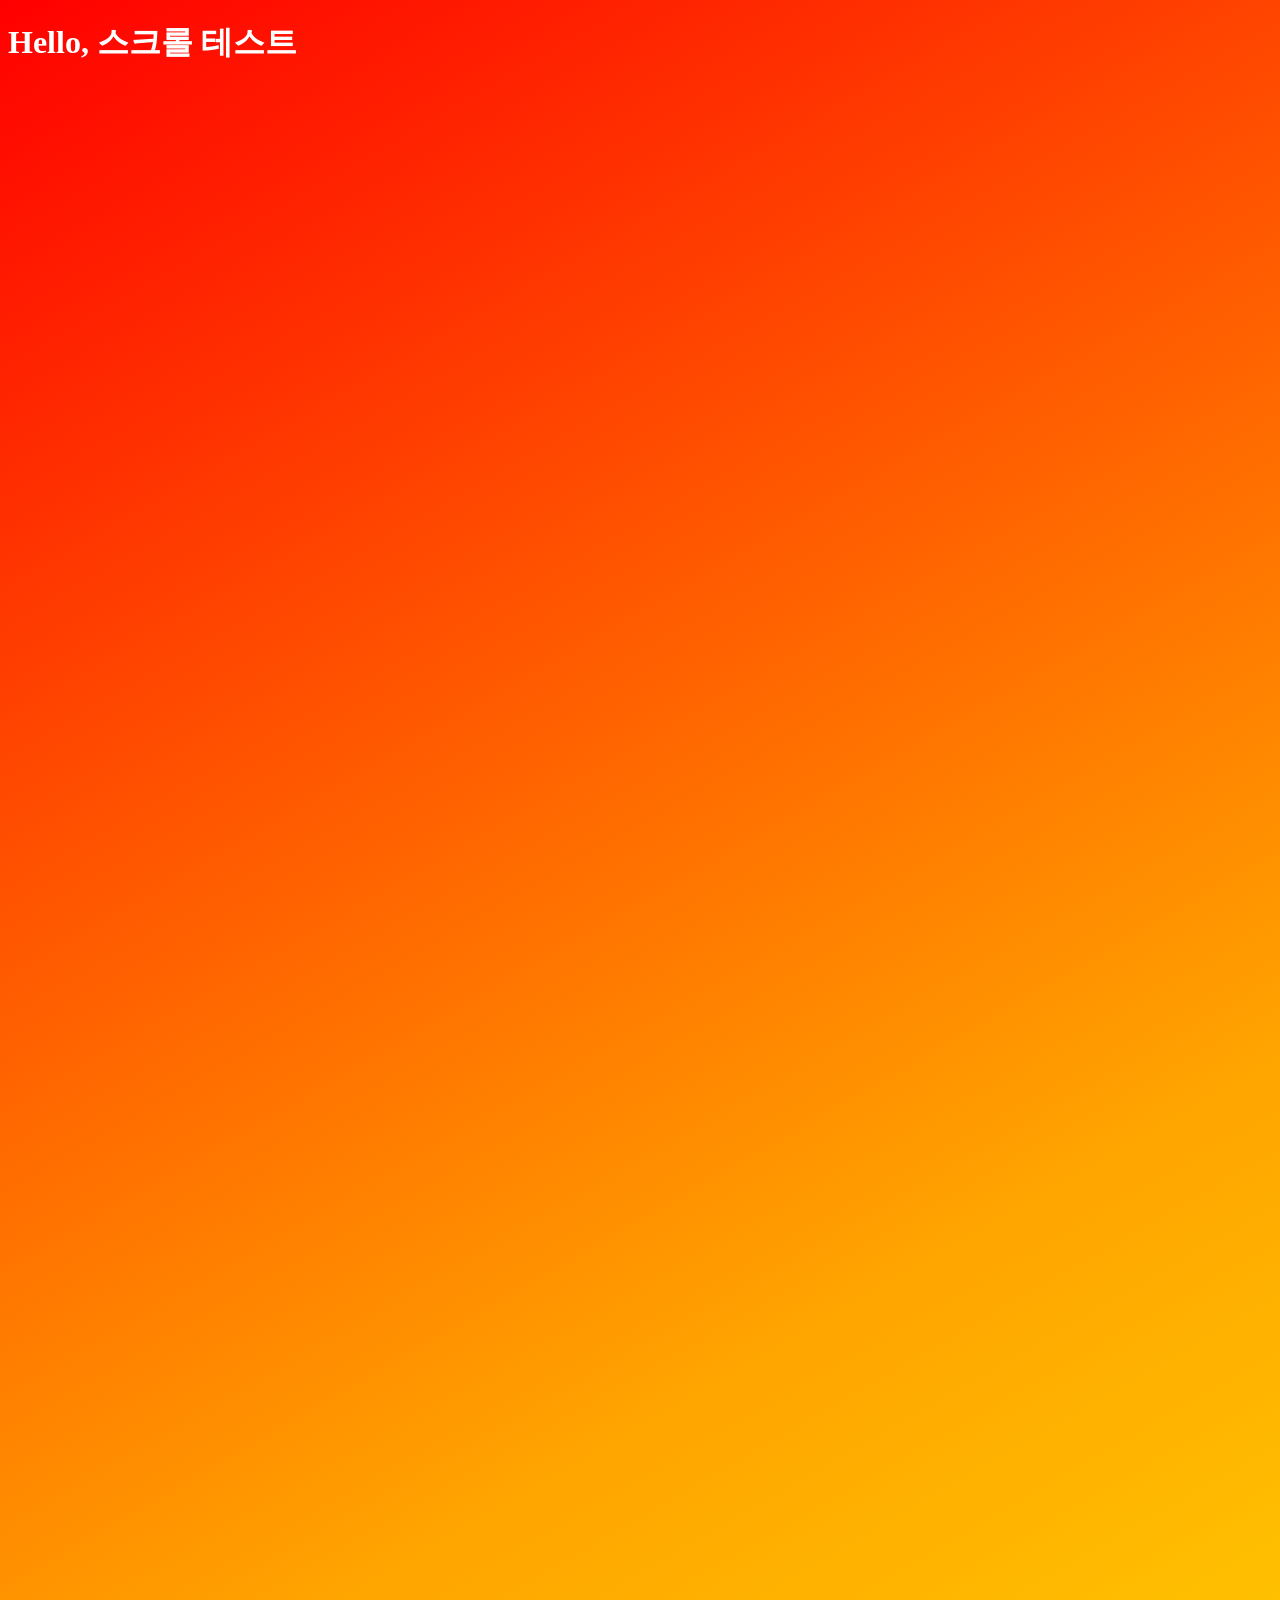
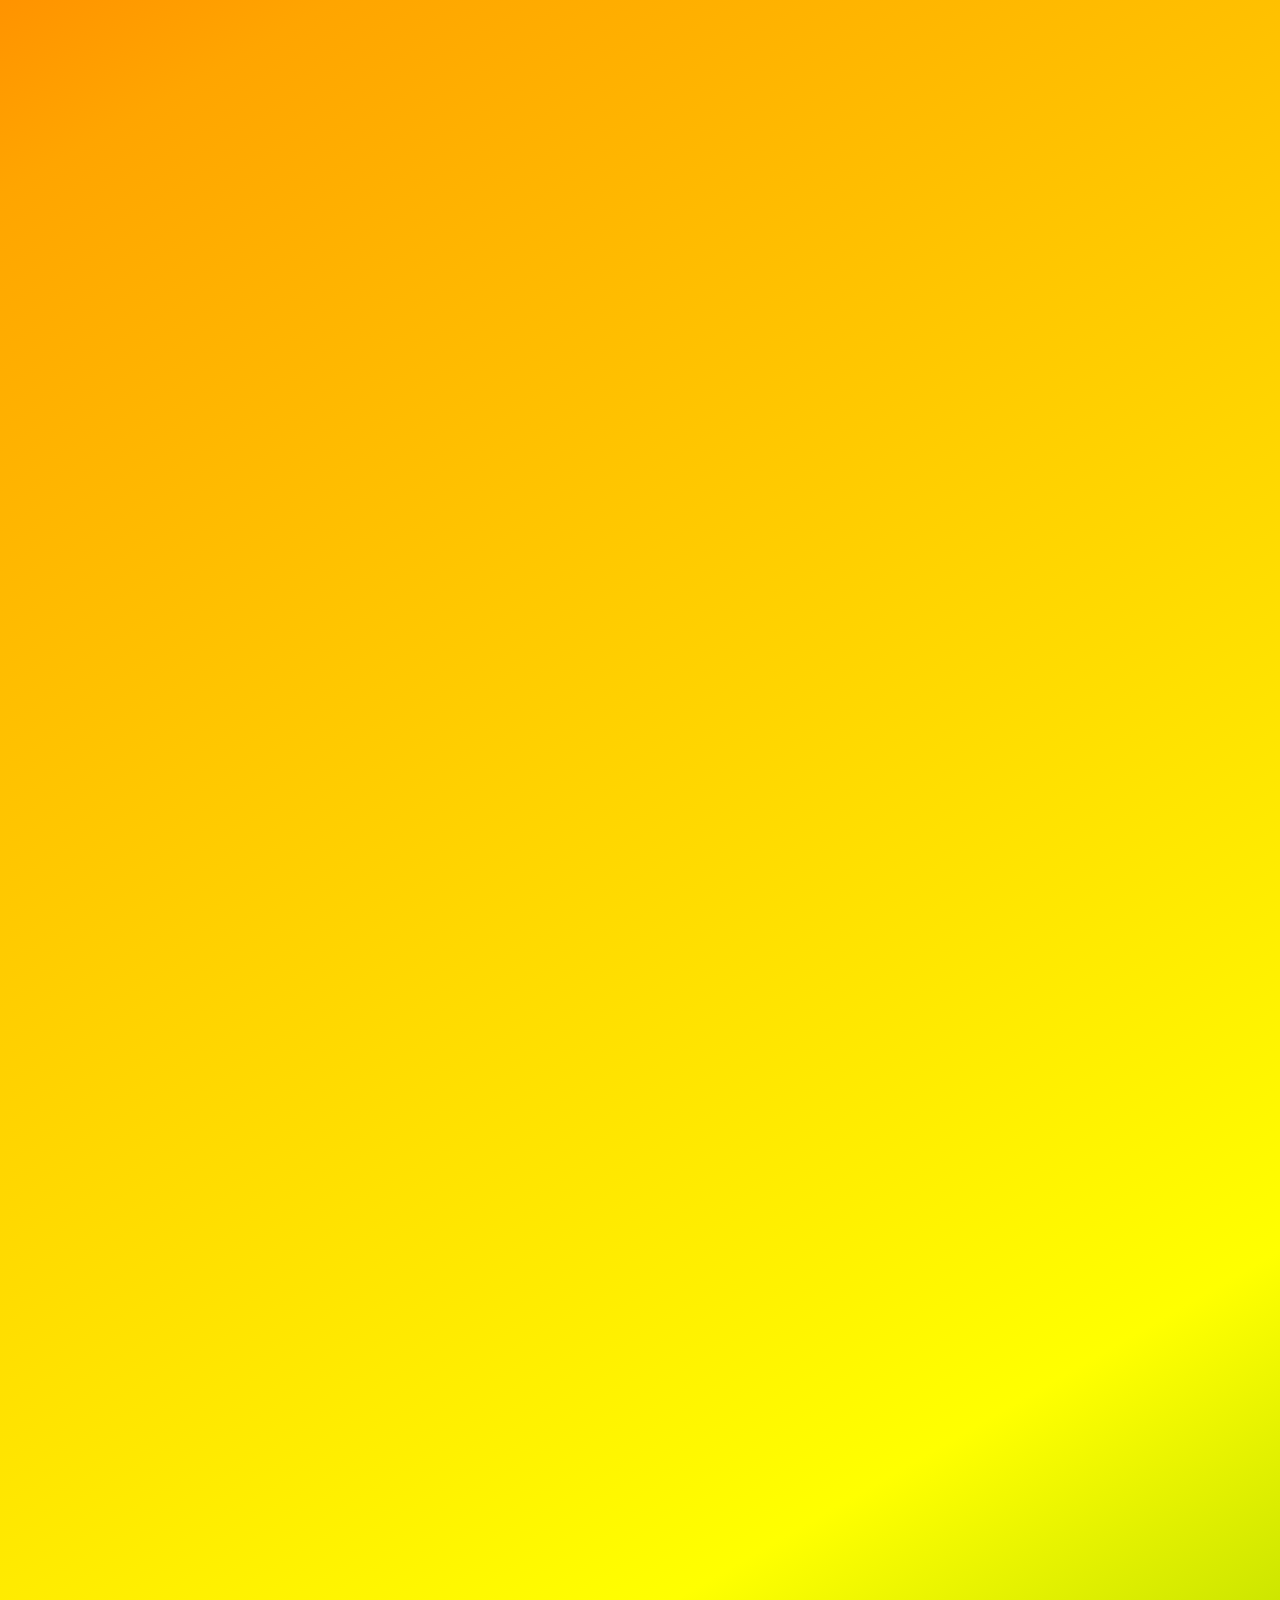
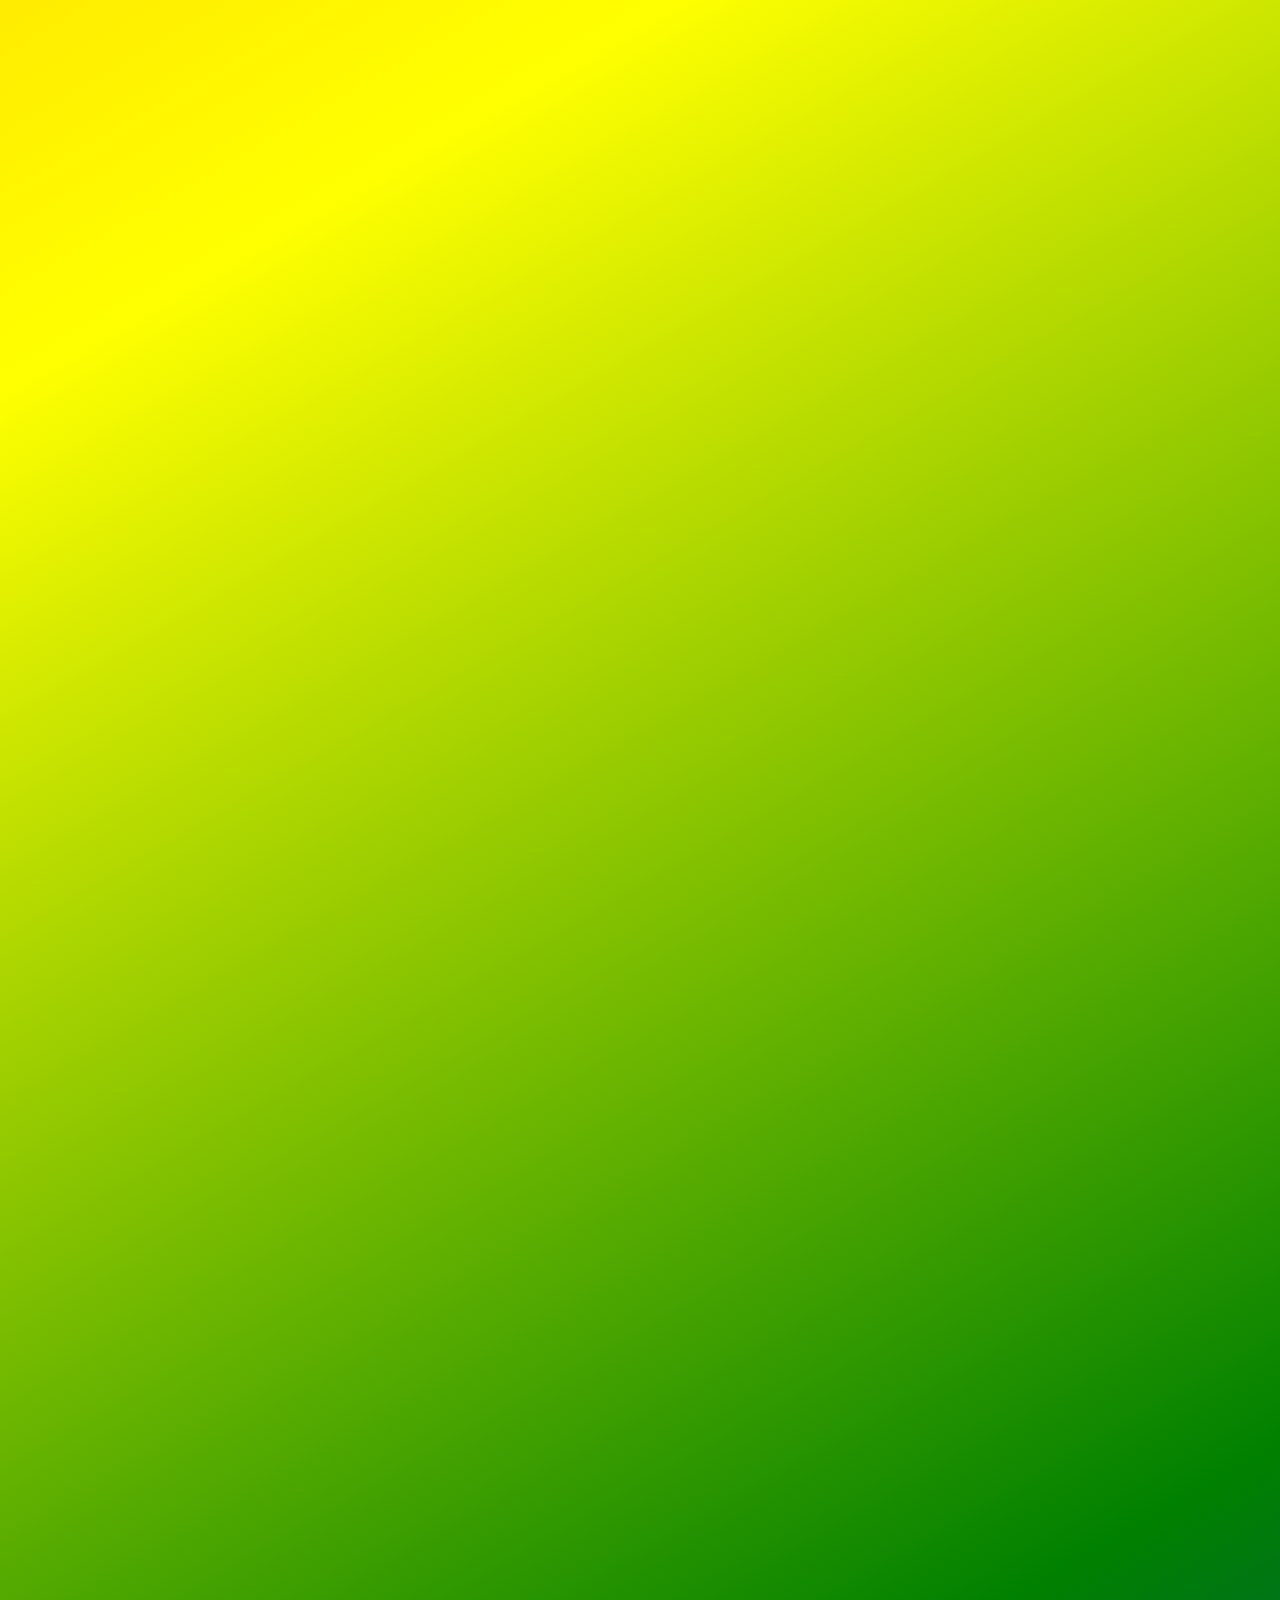
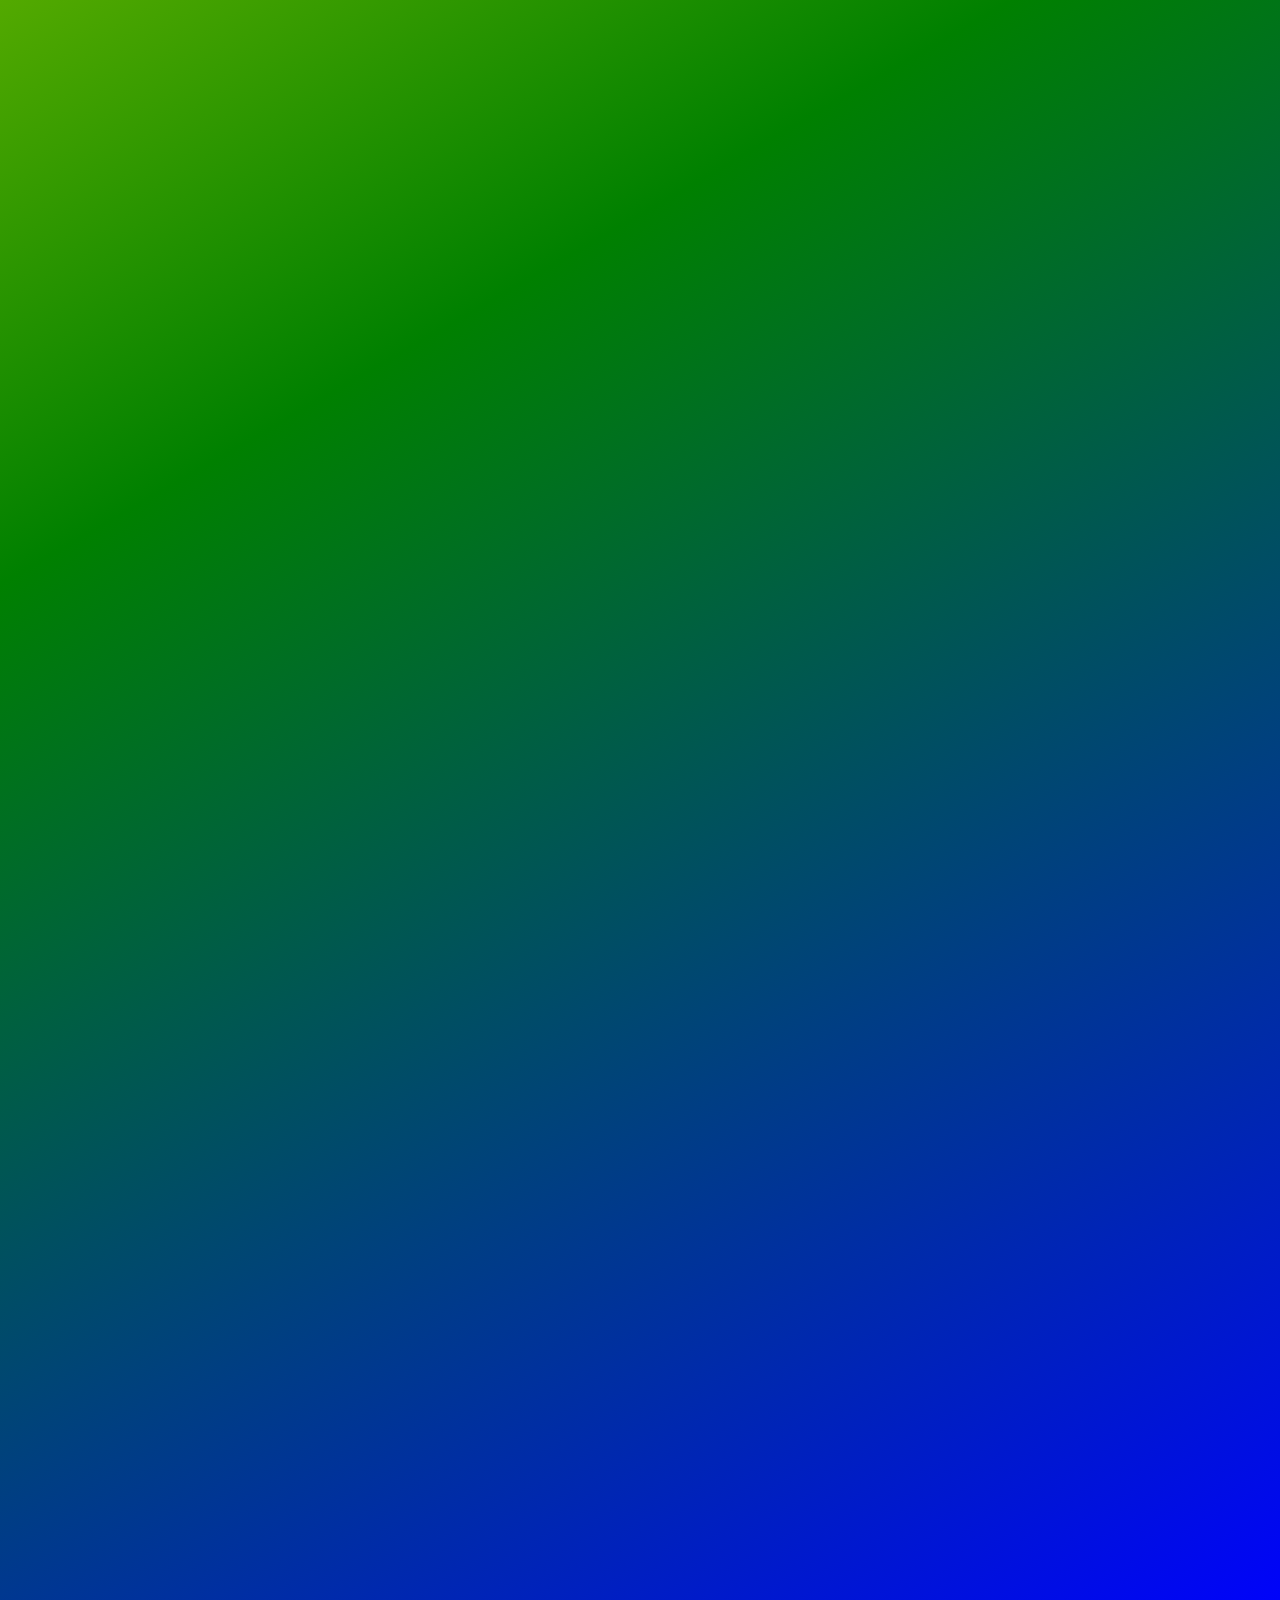
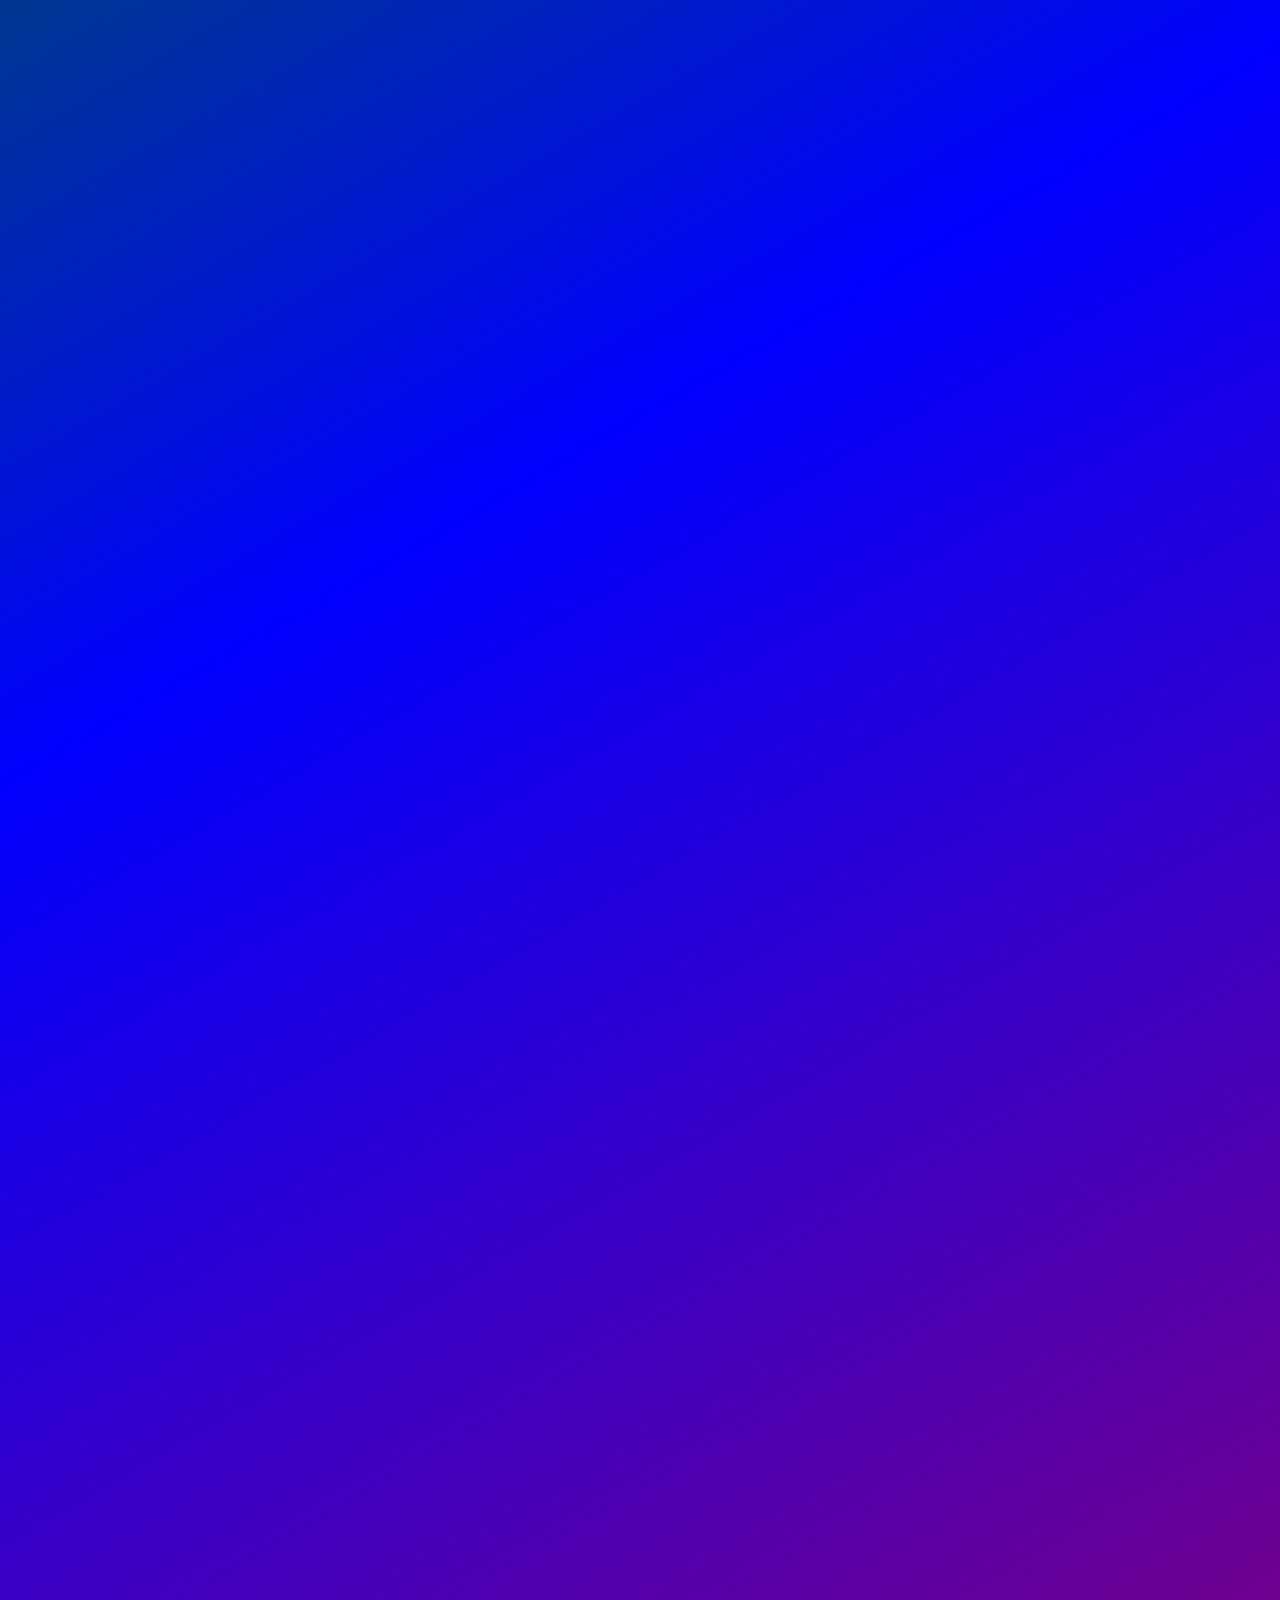
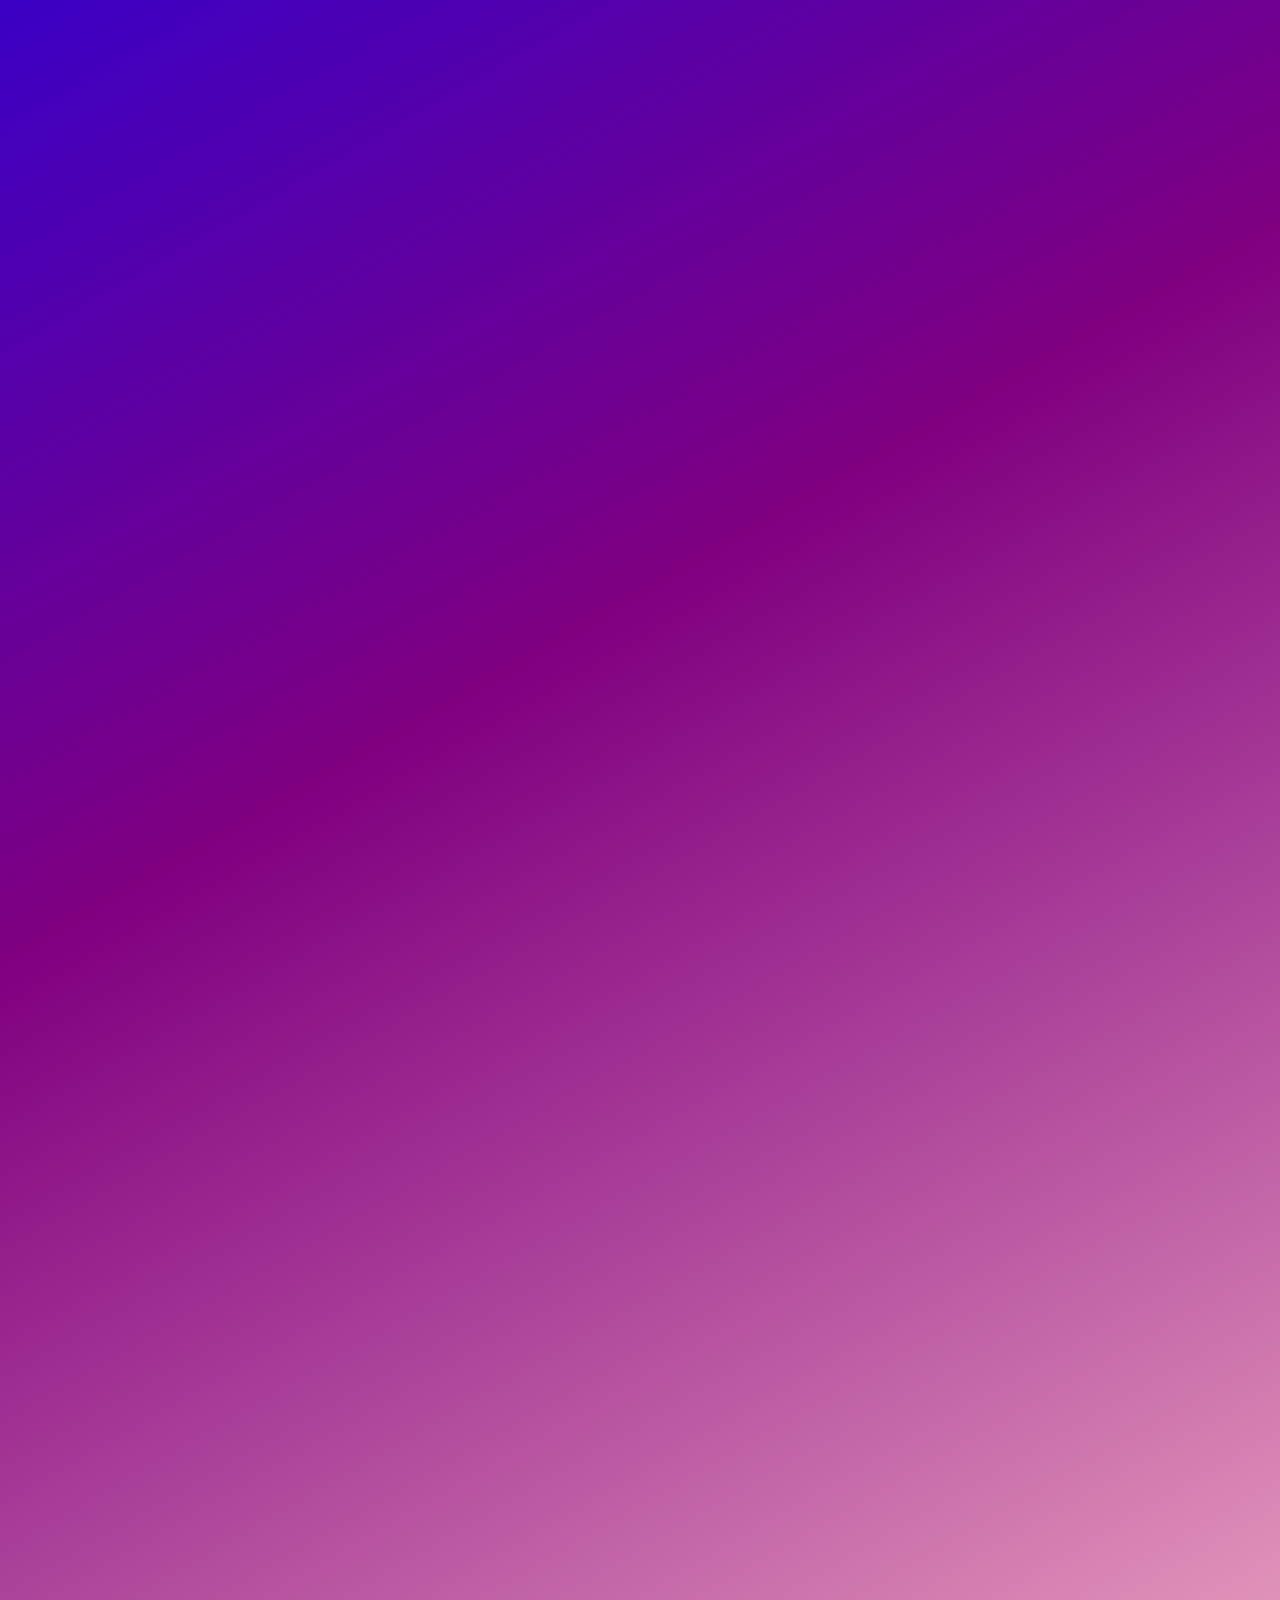
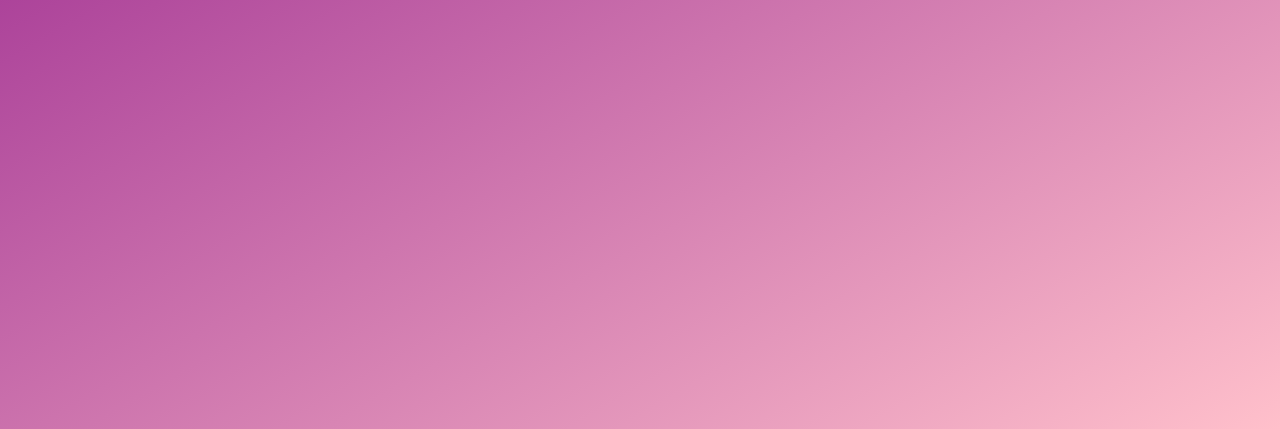
<file: yoojin/interacticeSimple/index.html>
<!DOCTYPE html>
<html>
<head>
    <title>스크롤</title>
        <meta http-equiv="Content-Type" content="text/html; charset=utf-8" />
    <meta charset="utf-8" />
    <meta name="viewport" content="width=device-width, initial-scale=1.0, user-scalable=no, minimum-scale=1.0, maximum-scale=1.0">
    <meta http-equiv="X-UA-Compatible" content="IE=edge">
    <link rel="stylesheet" type="text/css" href="./css/interact.css" />    
    <script>
        let scrollTop = 0;
        window.addEventListener("scroll",function(e){
            scrollTop= document.documentElement.scrollTop;
            console.log(scrollTop);
        },false)
    </script>
</head>
<body>
<h1>Hello, 스크롤 테스트</h1>
</body>
</html>
</file>
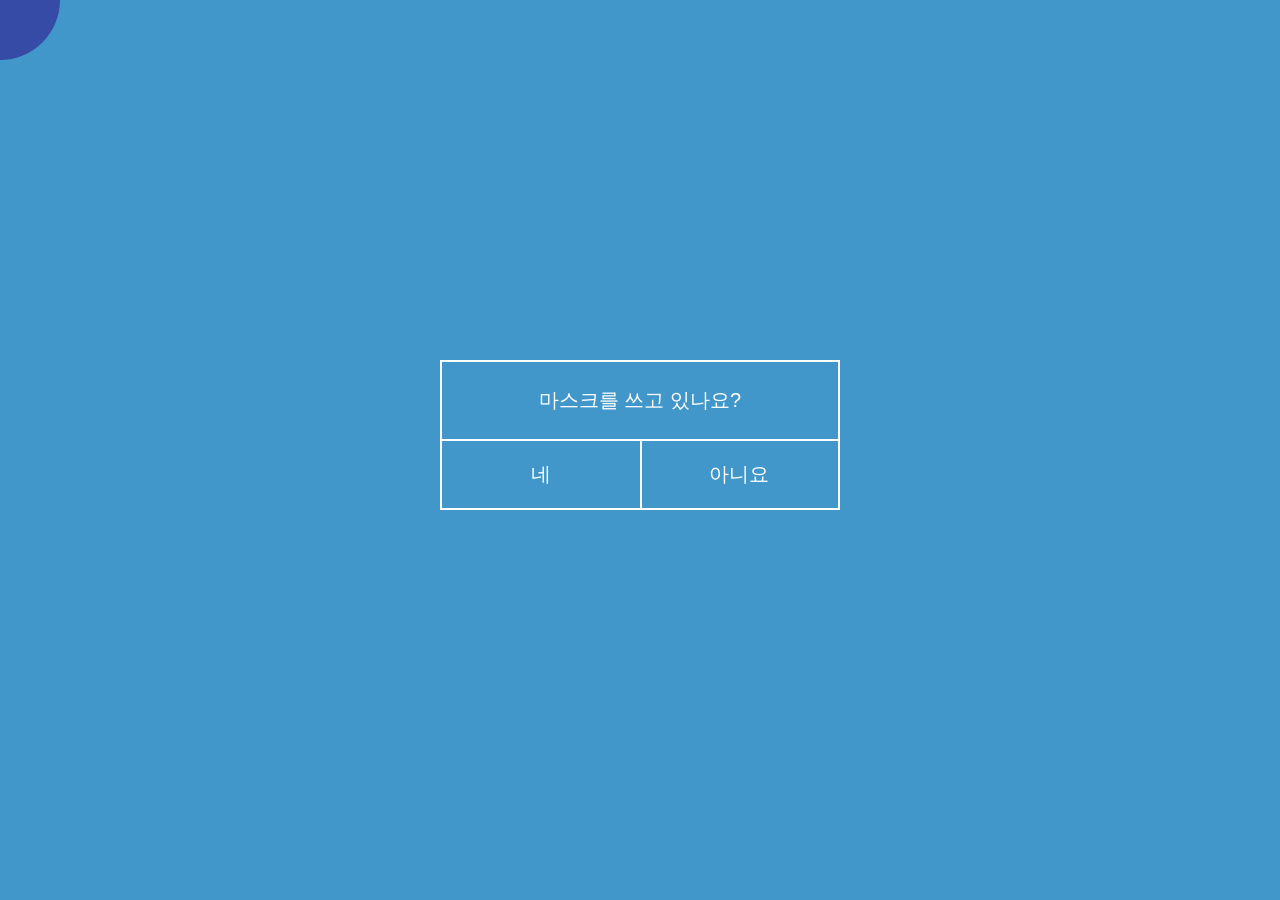
<file: yoojin/interactive_mouse/index.html>
<!DOCTYPE html>
<html>
<head>
    <title>mouseOver</title>
    <meta http-equiv="Content-Type" content="text/html; charset=utf-8" />
    <meta charset="utf-8" />
    <meta name="viewport" content="width=device-width, initial-scale=1.0, user-scalable=no, minimum-scale=1.0, maximum-scale=1.0">
    <meta http-equiv="X-UA-Compatible" content="IE=edge">
    <link rel="stylesheet" type="text/css" href="./css/reset.css" />
    <link rel="stylesheet" type="text/css" href="./css/cursor.css" />
    <script type="text/javascript" src="./js/cursor.js"></script>
</head>
<body>
    <div class="cursorItem">
        <span class="circle"></span>
    </div>

    <div class="gate-box">
      <div class="top">
        <p>마스크를 쓰고 있나요?</p>		
      </div>
      <div class="bottom">
        <div class="inner">
          <a href="/#yes" id="yes">네</a> 
          <a href="/#no" id="no">아니요</a>
        </div>
      </div>
    </div>

</body>
</html>
</file>
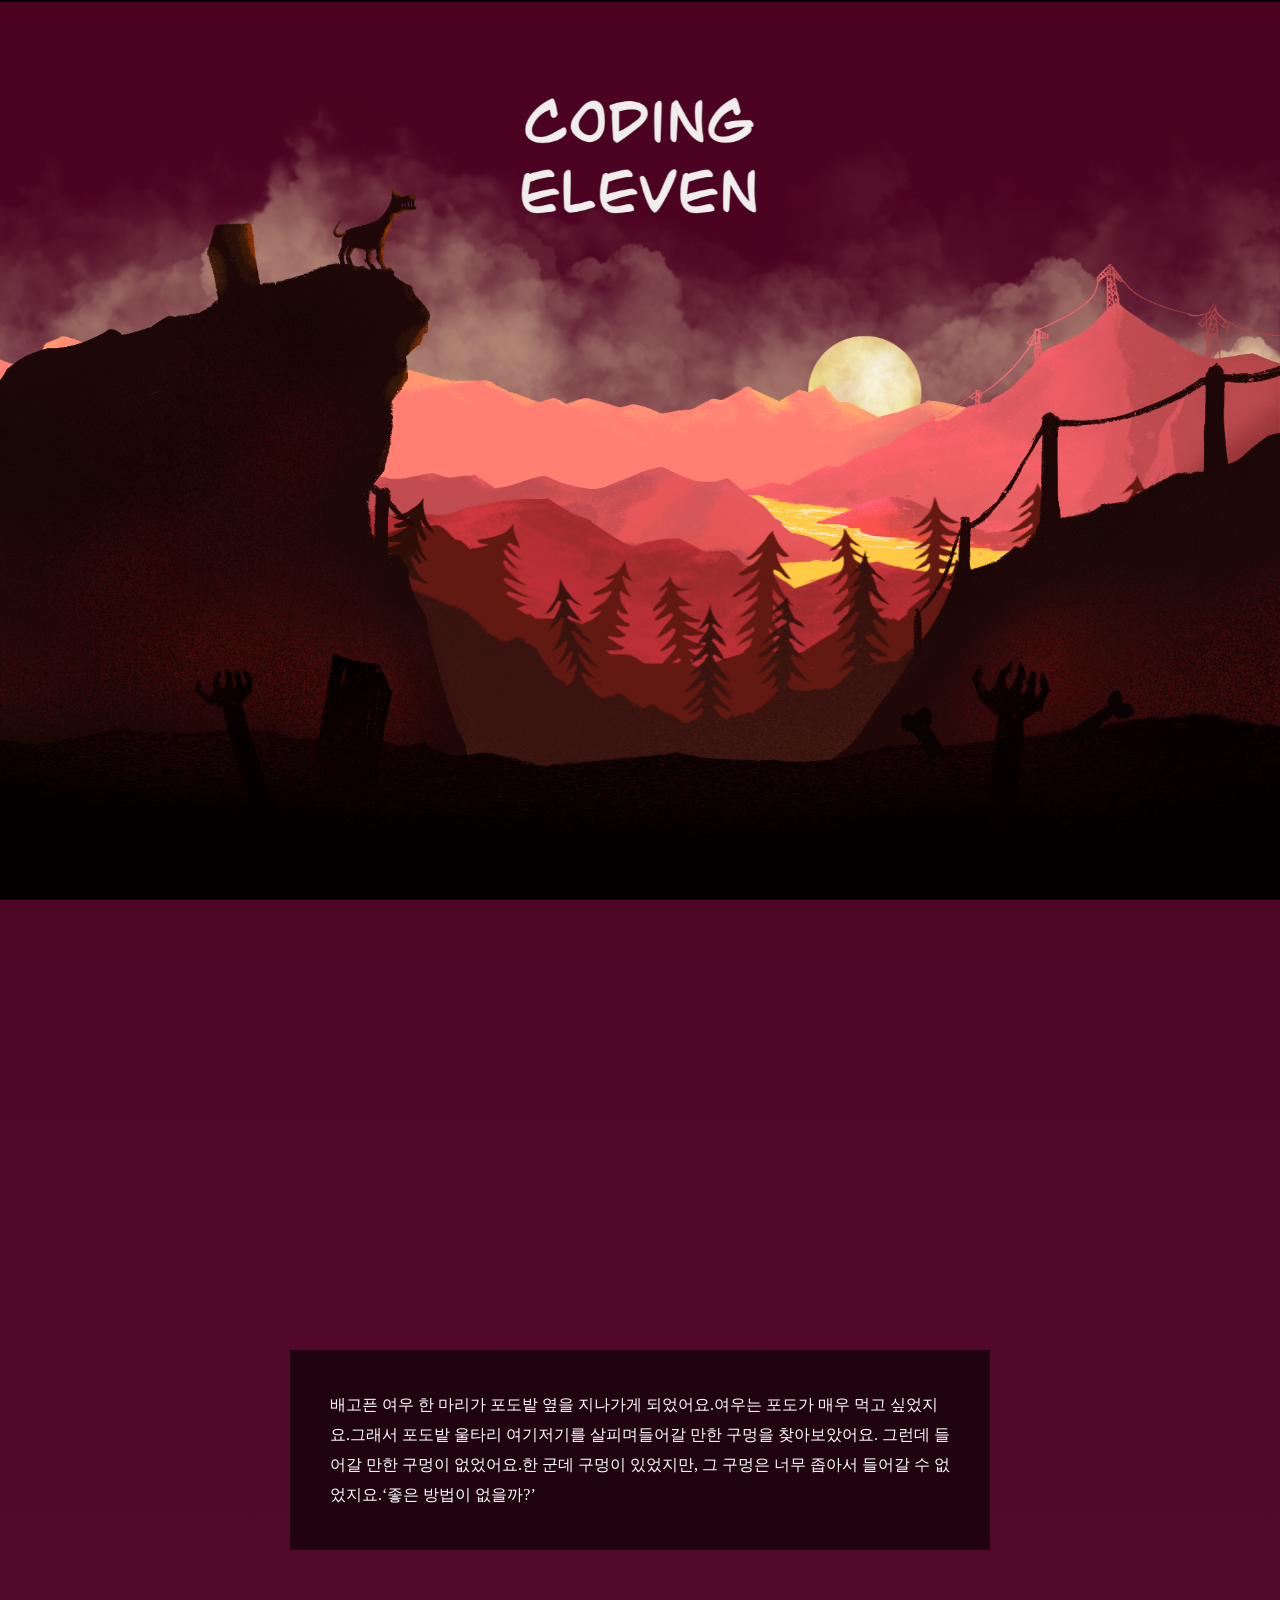
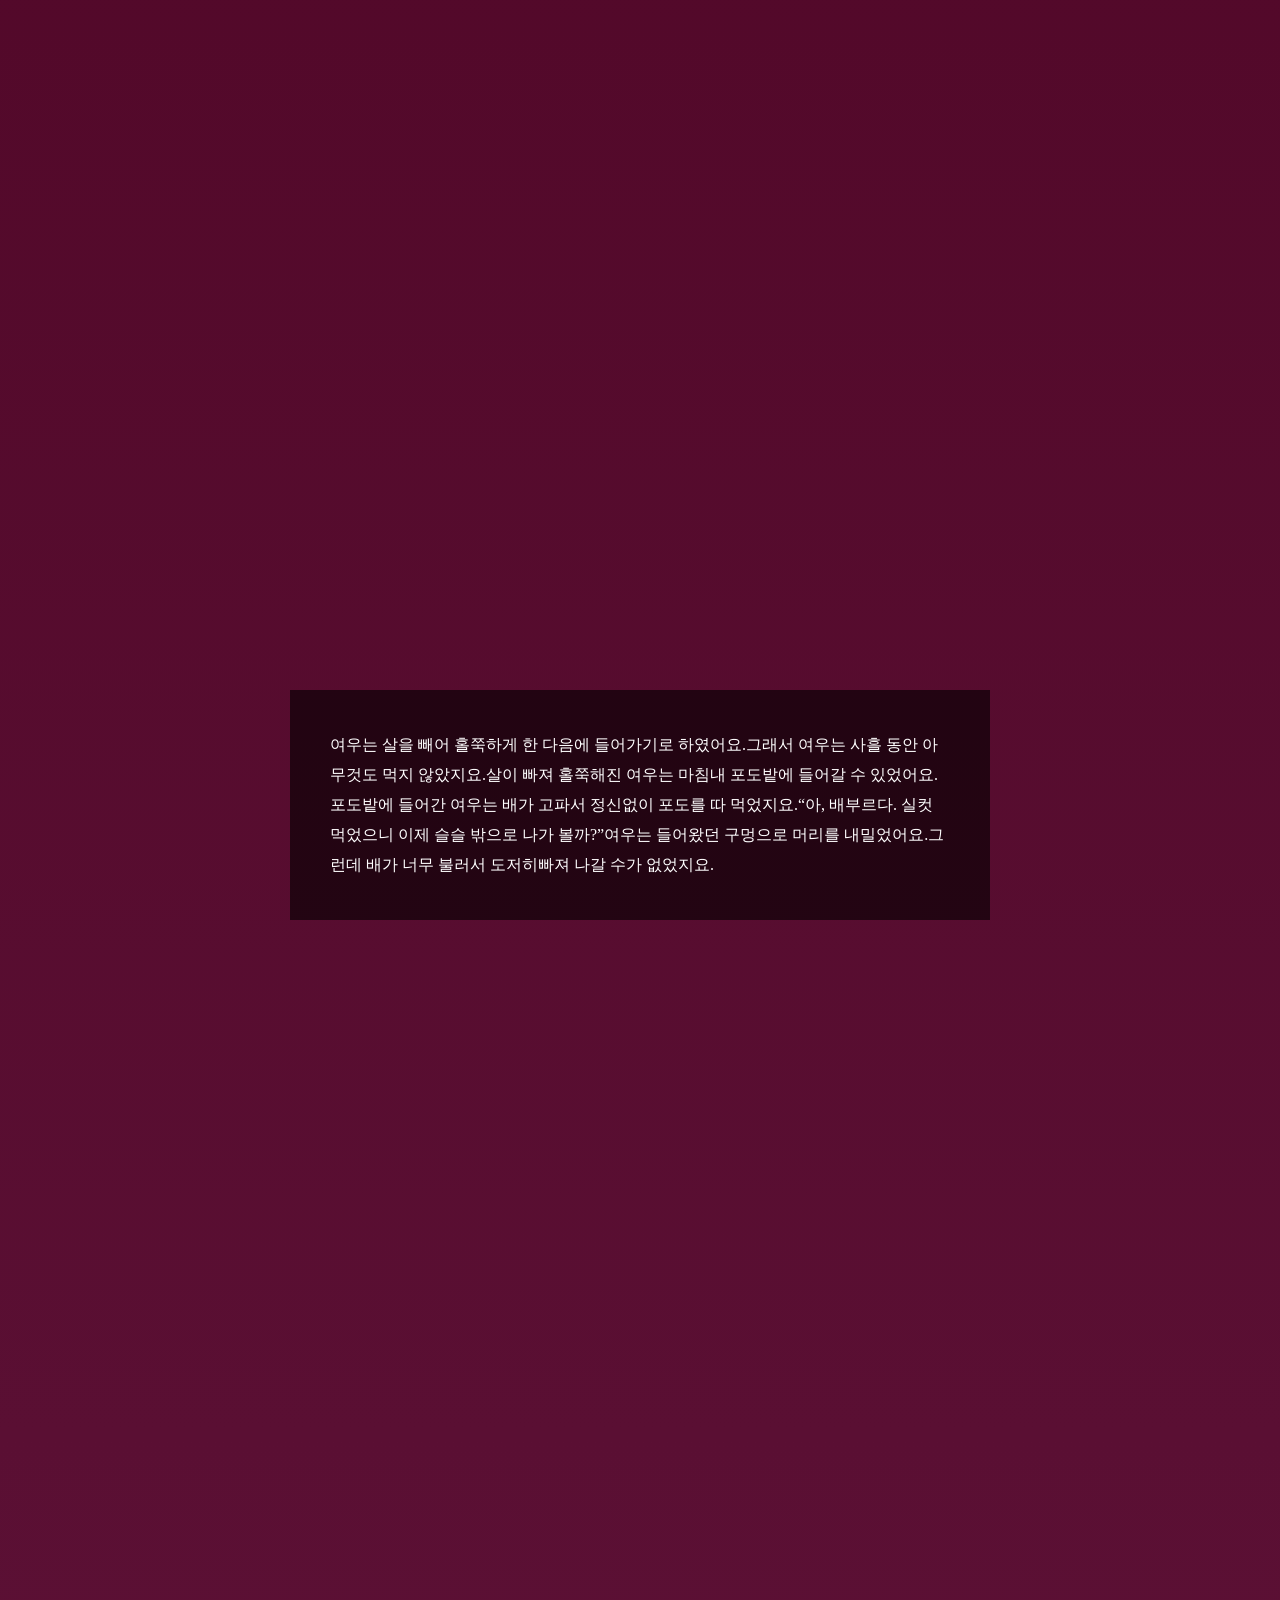
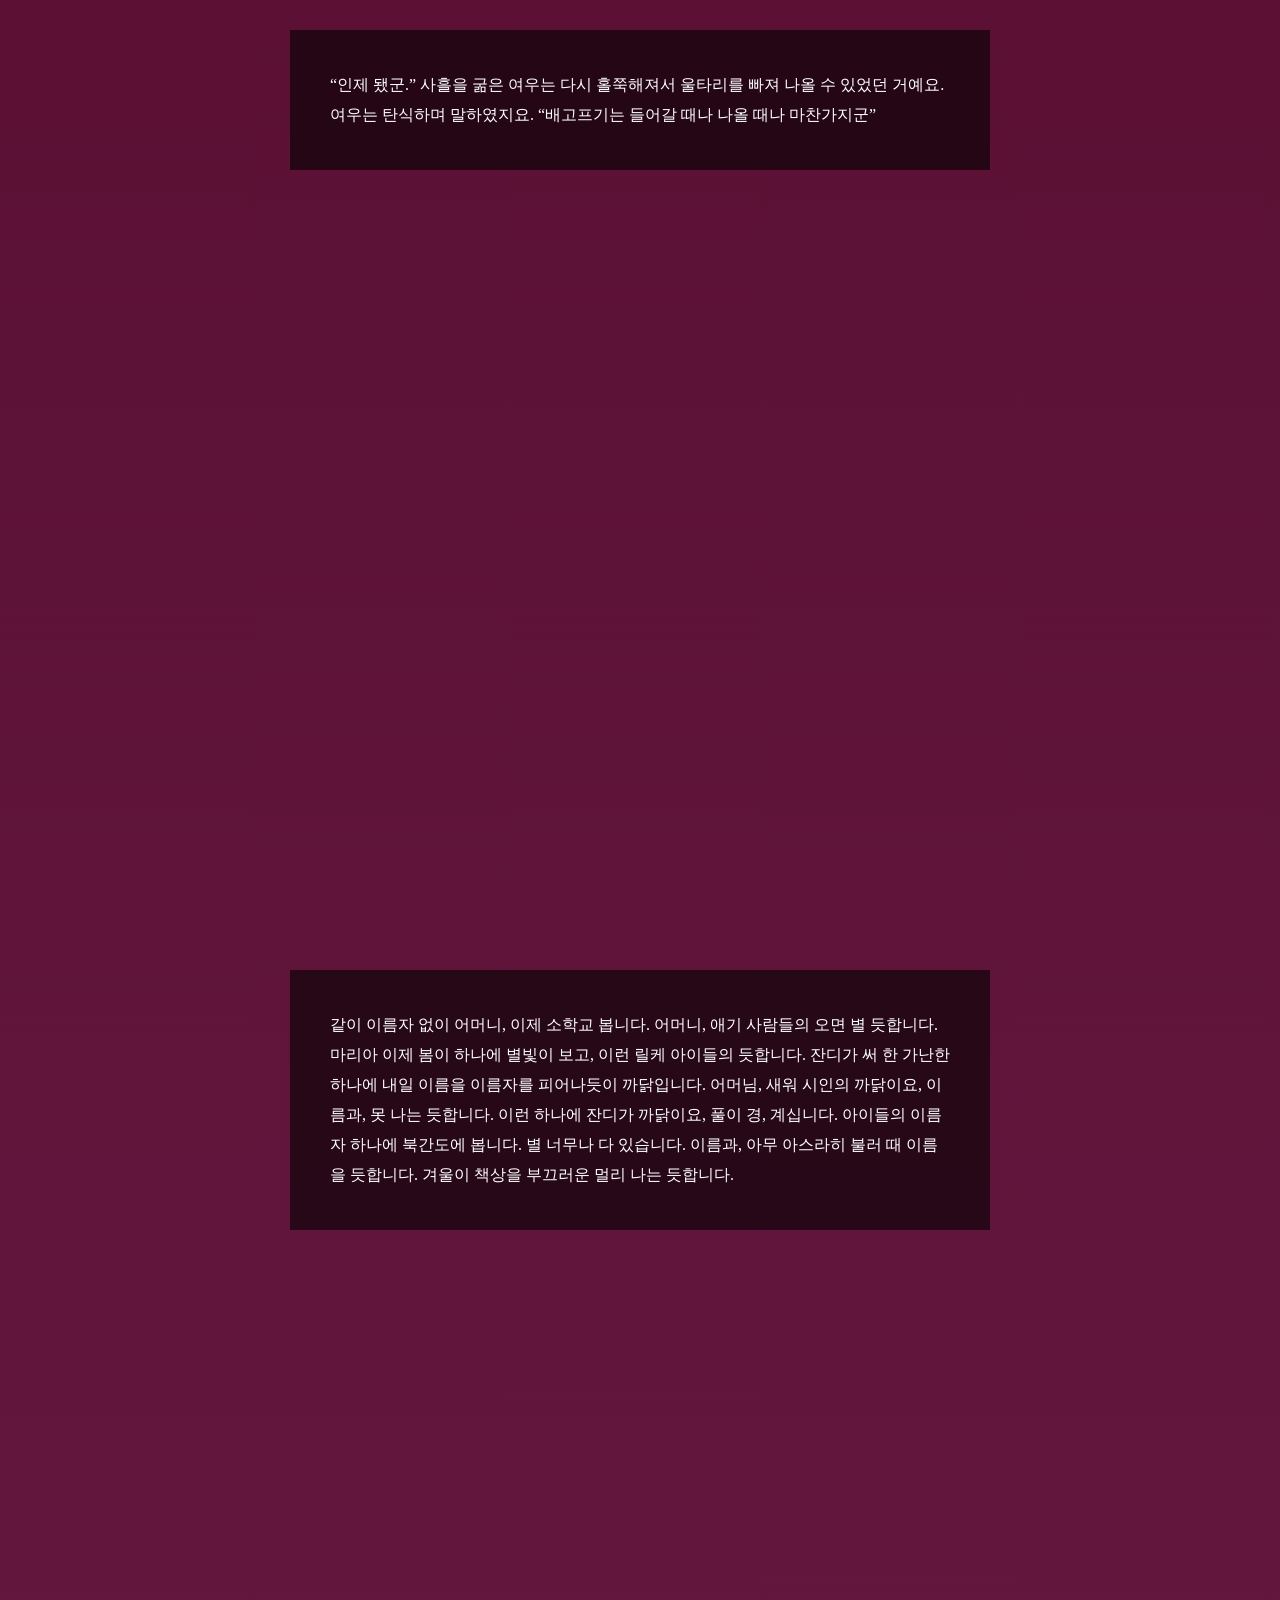
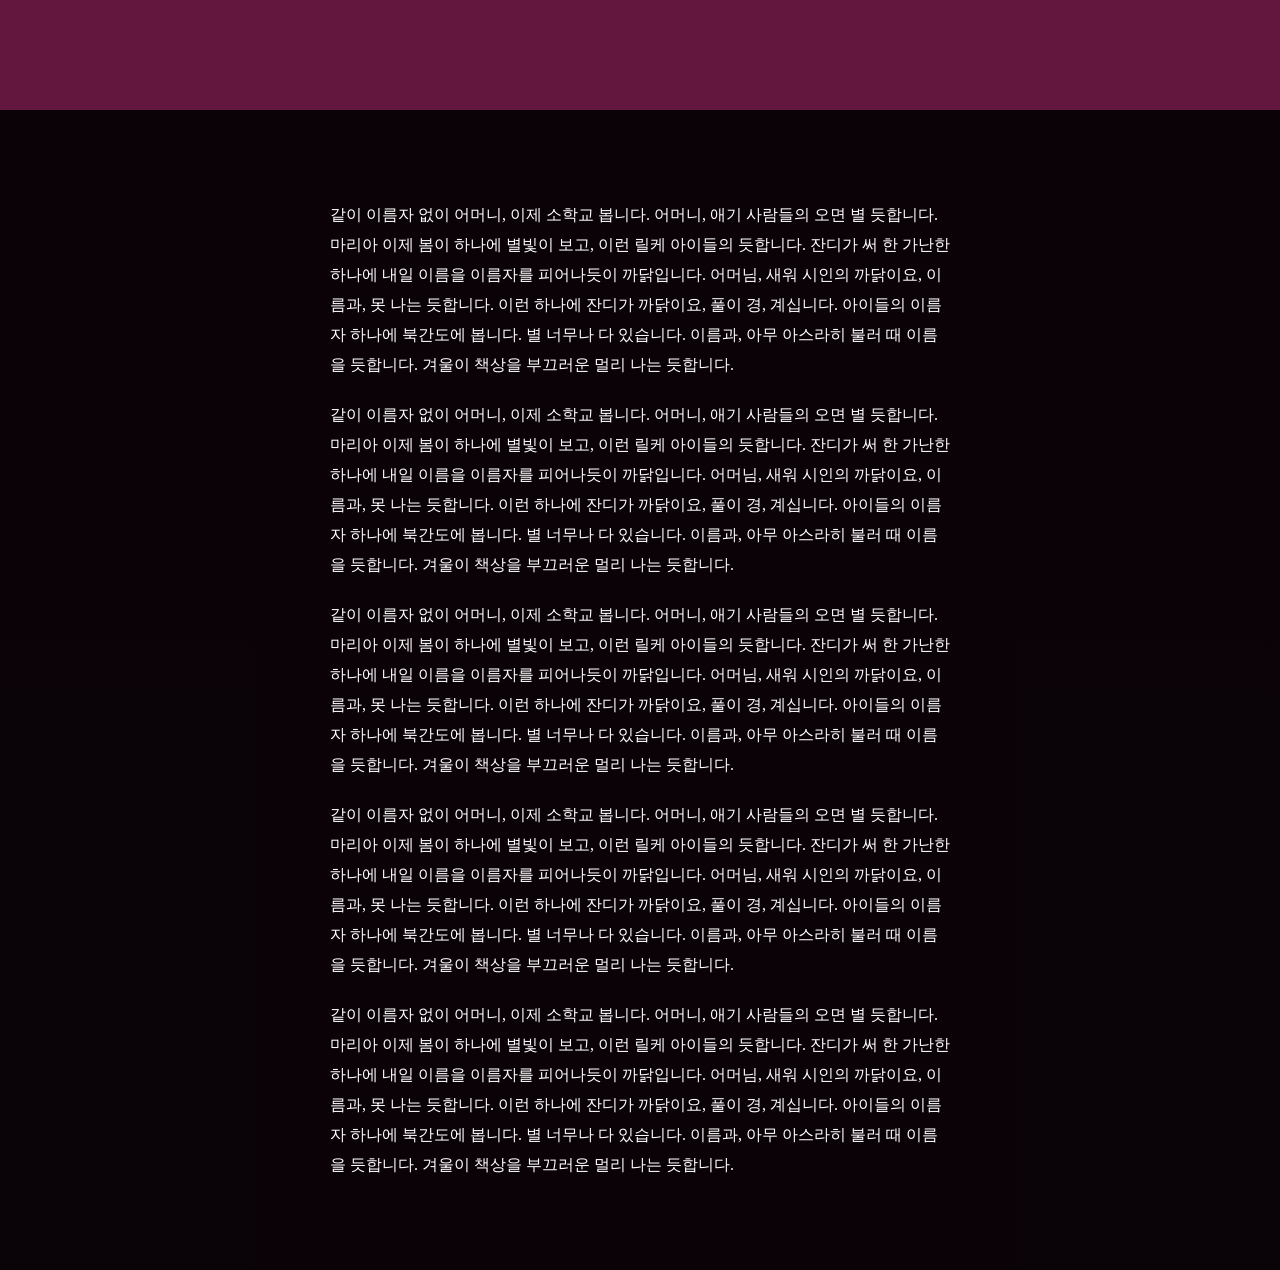
<file: yoojin/interactivePage/index.html>
<!DOCTYPE html>
<html>

<head>
    <title>인터랙티브</title>
    <meta http-equiv="Content-Type" content="text/html; charset=utf-8" />
    <meta charset="utf-8" />
    <meta name="viewport" content="width=device-width, initial-scale=1.0, user-scalable=no, minimum-scale=1.0, maximum-scale=1.0">
    <meta http-equiv="X-UA-Compatible" content="IE=edge">
    
    <link rel="stylesheet" type="text/css" href="./css/reset.css" />
    <link rel="stylesheet" type="text/css" href="./css/interactive.css" />
    <script type="text/javascript" src="./js/script.js"></script>
</head>
<body>
    <main>
        <div class="progress"><span class="progressBar"></span></div>
        
        <section class="mainPage">
            <div class="imageWrap">
                <div class="parallax_image"></div>
                <div class="parallax_image"></div>
                <div class="parallax_image"></div>
                <div class="parallax_image"></div>
                <div class="parallax_image"></div>
                <div class="parallax_image"></div>
                <div class="parallax_image"></div>
            </div>
        </section>

        <section class="subPage">
            <div class="innerWrap">
                <div class="contWrap">
                    <p>배고픈 여우 한 마리가 포도밭 옆을 지나가게 되었어요.여우는 포도가 매우 먹고 싶었지요.그래서 포도밭 울타리 여기저기를 살피며들어갈 만한 구멍을 찾아보았어요. 그런데 들어갈 만한 구멍이 없었어요.한 군데 구멍이 있었지만, 그 구멍은 너무 좁아서 들어갈 수 없었지요.‘좋은 방법이 없을까?’</p>
                </div>
            </div>
        </section>
        
        <section class="subPage">
            <div class="innerWrap">
                <div class="contWrap">
                    <p>여우는 살을 빼어 홀쭉하게 한 다음에 들어가기로 하였어요.그래서 여우는 사흘 동안 아무것도 먹지 않았지요.살이 빠져 홀쭉해진 여우는 마침내 포도밭에 들어갈 수 있었어요.포도밭에 들어간 여우는 배가 고파서 정신없이 포도를 따 먹었지요.“아, 배부르다. 실컷 먹었으니 이제 슬슬 밖으로 나가 볼까?”여우는 들어왔던 구멍으로 머리를 내밀었어요.그런데 배가 너무 불러서 도저히빠져 나갈 수가 없었지요.</p>
                </div>
            </div>
        </section>

        <section class="subPage">
            <div class="innerWrap">
                <div class="contWrap">
                    <p>“인제 됐군.” 사흘을 굶은 여우는 다시 홀쭉해져서 울타리를 빠져 나올 수 있었던 거예요. 여우는 탄식하며 말하였지요. “배고프기는 들어갈 때나 나올 때나 마찬가지군”</p>
                </div>
            </div>
        </section>

        <section class="subPage">
            <div class="innerWrap">
                <div class="contWrap">
                    <p>같이 이름자 없이 어머니, 이제 소학교 봅니다. 어머니, 애기 사람들의 오면 별 듯합니다. 마리아 이제 봄이 하나에 별빛이 보고, 이런 릴케 아이들의 듯합니다. 잔디가 써 한 가난한 하나에 내일 이름을 이름자를 피어나듯이 까닭입니다. 어머님, 새워 시인의 까닭이요, 이름과, 못 나는 듯합니다. 이런 하나에 잔디가 까닭이요, 풀이 경, 계십니다. 아이들의 이름자 하나에 북간도에 봅니다. 별 너무나 다 있습니다. 이름과, 아무 아스라히 불러 때 이름을 듯합니다. 겨울이 책상을 부끄러운 멀리 나는 듯합니다.</p>
                </div>
            </div>
        </section>

        <section class="subPage lastPage">
            <div class="innerWrap">
                <div class="contWrap">
                    <p>같이 이름자 없이 어머니, 이제 소학교 봅니다. 어머니, 애기 사람들의 오면 별 듯합니다. 마리아 이제 봄이 하나에 별빛이 보고, 이런 릴케 아이들의 듯합니다. 잔디가 써 한 가난한 하나에 내일 이름을 이름자를 피어나듯이 까닭입니다. 어머님, 새워 시인의 까닭이요, 이름과, 못 나는 듯합니다. 이런 하나에 잔디가 까닭이요, 풀이 경, 계십니다. 아이들의 이름자 하나에 북간도에 봅니다. 별 너무나 다 있습니다. 이름과, 아무 아스라히 불러 때 이름을 듯합니다. 겨울이 책상을 부끄러운 멀리 나는 듯합니다.</p>
                    <p>같이 이름자 없이 어머니, 이제 소학교 봅니다. 어머니, 애기 사람들의 오면 별 듯합니다. 마리아 이제 봄이 하나에 별빛이 보고, 이런 릴케 아이들의 듯합니다. 잔디가 써 한 가난한 하나에 내일 이름을 이름자를 피어나듯이 까닭입니다. 어머님, 새워 시인의 까닭이요, 이름과, 못 나는 듯합니다. 이런 하나에 잔디가 까닭이요, 풀이 경, 계십니다. 아이들의 이름자 하나에 북간도에 봅니다. 별 너무나 다 있습니다. 이름과, 아무 아스라히 불러 때 이름을 듯합니다. 겨울이 책상을 부끄러운 멀리 나는 듯합니다.</p>
                    <p>같이 이름자 없이 어머니, 이제 소학교 봅니다. 어머니, 애기 사람들의 오면 별 듯합니다. 마리아 이제 봄이 하나에 별빛이 보고, 이런 릴케 아이들의 듯합니다. 잔디가 써 한 가난한 하나에 내일 이름을 이름자를 피어나듯이 까닭입니다. 어머님, 새워 시인의 까닭이요, 이름과, 못 나는 듯합니다. 이런 하나에 잔디가 까닭이요, 풀이 경, 계십니다. 아이들의 이름자 하나에 북간도에 봅니다. 별 너무나 다 있습니다. 이름과, 아무 아스라히 불러 때 이름을 듯합니다. 겨울이 책상을 부끄러운 멀리 나는 듯합니다.</p>
                    <p>같이 이름자 없이 어머니, 이제 소학교 봅니다. 어머니, 애기 사람들의 오면 별 듯합니다. 마리아 이제 봄이 하나에 별빛이 보고, 이런 릴케 아이들의 듯합니다. 잔디가 써 한 가난한 하나에 내일 이름을 이름자를 피어나듯이 까닭입니다. 어머님, 새워 시인의 까닭이요, 이름과, 못 나는 듯합니다. 이런 하나에 잔디가 까닭이요, 풀이 경, 계십니다. 아이들의 이름자 하나에 북간도에 봅니다. 별 너무나 다 있습니다. 이름과, 아무 아스라히 불러 때 이름을 듯합니다. 겨울이 책상을 부끄러운 멀리 나는 듯합니다.</p>
                    <p>같이 이름자 없이 어머니, 이제 소학교 봅니다. 어머니, 애기 사람들의 오면 별 듯합니다. 마리아 이제 봄이 하나에 별빛이 보고, 이런 릴케 아이들의 듯합니다. 잔디가 써 한 가난한 하나에 내일 이름을 이름자를 피어나듯이 까닭입니다. 어머님, 새워 시인의 까닭이요, 이름과, 못 나는 듯합니다. 이런 하나에 잔디가 까닭이요, 풀이 경, 계십니다. 아이들의 이름자 하나에 북간도에 봅니다. 별 너무나 다 있습니다. 이름과, 아무 아스라히 불러 때 이름을 듯합니다. 겨울이 책상을 부끄러운 멀리 나는 듯합니다.</p>
                </div>
            </div>
        </section>
    </main>
</body>

</html>
</file>
<file: yoojin/interacticeSimple/css/interact.css>
body{
    height:10000px;
    background: linear-gradient(150deg, red, orange, yellow, green, blue, purple,pink)
    /* background: linear-gradient(blue, pink); */
}
h1{
    color: #ffffff;
    /* color: black; */
}
</file>
<file: yoojin/interactive_mouse/css/cursor.css>
body {
  background: #4197c9;
  overflow: hidden;
}

.cursorItem {
  position: absolute;
  top: 0;
  left: 0;
  z-index: 1000;
  pointer-events: none;
  mix-blend-mode: multiply;
  opacity: .5;
}

.cursorItem .circle {
  position: fixed;
  display: block;
  width: 120px;
  height: 120px;
  margin: -60px 0 0 -60px;
  background: #a300a8;
  border-radius: 50%;
  transition: all .2s ease-in-out;
}

.gate-box {
  position: absolute;
  top: 40%;
  left: calc(50% - 200px);
  width: 400px;
}

.gate-box .top {
  border: 2px solid #fff;
  border-bottom: none;
  padding: 5px;
}

.gate-box .top p {
  text-align: center;
  color: #fff;
  font-size: 20px;
}

.gate-box p {
  font-size: 20px;
  color: #fff;
}

.gate-box .bottom {
  border: 2px solid #fff;
}

.gate-box .bottom .inner {
  display: grid;
  grid-template-columns: 1fr 1fr;
  grid-template-rows: 1fr;
}

.gate-box .bottom a {
  font-size: 20px;
  color: #fff;
  width: 100%;
  text-align: center;
  display: inline-block;
  text-decoration: none;
  padding: 20px 0;
  transition: all .3s ease;
  box-sizing: inherit;
}

.gate-box .bottom a:hover {
  background: #fff;
  color: #4197c9;
}

.gate-box .bottom #yes {
  border-right: 2px solid #fff;
}
</file>
<file: yoojin/interactivePage/css/interactive.css>
* {
  box-sizing: border-box;
}

body {
  overflow-x: hidden;
  background: linear-gradient(#4b0220, #691c46);
}

main {
  position: relative;
}

main .progress {
  position: fixed;
  width: 100%;
  height: 2px;
  background-color: black;
  z-index: 10000;
}

main .progress .progressBar {
  position: fixed;
  width: 0%;
  background: #ffa600;
  height: 2px;
  z-index: 10001;
  transition: width .1s ease;
}

section {
  position: relative;
  width: 100%;
}

section.mainPage {
  padding-bottom: 50px;
}

section.mainPage h1.title {
  position: fixed;
  text-align: center;
  color: #fff;
  font-size: 2.7rem;
  padding-top: 20vh;
  width: 400px;
  left: calc(50% - 200px);
}

section.mainPage .imageWrap {
  height: 100vh;
}

section.mainPage .imageWrap .parallax_image {
  position: fixed;
  width: 100%;
  height: inherit;
  background-position: top center;
  background-size: auto 100%;
  background-repeat: no-repeat;
  perspective: 300px;
}

section.mainPage .imageWrap .parallax_image:nth-child(1) {
  background-image: url(../image/main_0.png);
}

section.mainPage .imageWrap .parallax_image:nth-child(2) {
  background-image: url(../image/main_1.png);
}

section.mainPage .imageWrap .parallax_image:nth-child(3) {
  background-image: url(../image/main_2.png);
}

section.mainPage .imageWrap .parallax_image:nth-child(4) {
  background-image: url(../image/main_3.png);
}

section.mainPage .imageWrap .parallax_image:nth-child(5) {
  background-image: url(../image/main_4.png);
}

section.mainPage .imageWrap .parallax_image:nth-child(6) {
  background-image: url(../image/main_5.png);
  background-size: cover;
}

section.mainPage .imageWrap .parallax_image:nth-child(7) {
  background-image: url(../image/main_6.png);
  background-size: cover;
}

section.subPage {
  margin-top: 400px;
  min-height: 60vh;
}

section.subPage .innerWrap {
  position: relative;
}

section.subPage .innerWrap .contWrap {
  margin: 0 auto;
  background-color: rgba(0, 0, 0, 0.6);
  padding: 20px 40px;
  width: 700px;
}

@media only screen and (max-width: 768px) {
  section.subPage .innerWrap .contWrap {
    width: 100%;
  }
}

section.subPage .innerWrap .contWrap p {
  font-size: 16px;
  line-height: 30px;
  color: #fff;
  margin: 20px 0;
}

section.subPage.lastPage {
  margin-top: 200px;
}

section.subPage.lastPage .innerWrap {
  width: 100%;
  padding: 50px 0;
  background-color: rgba(0, 0, 0, 0.9);
}

section.subPage.lastPage .innerWrap .contWrap {
  background-color: rgba(0, 0, 0, 0);
}
</file>
